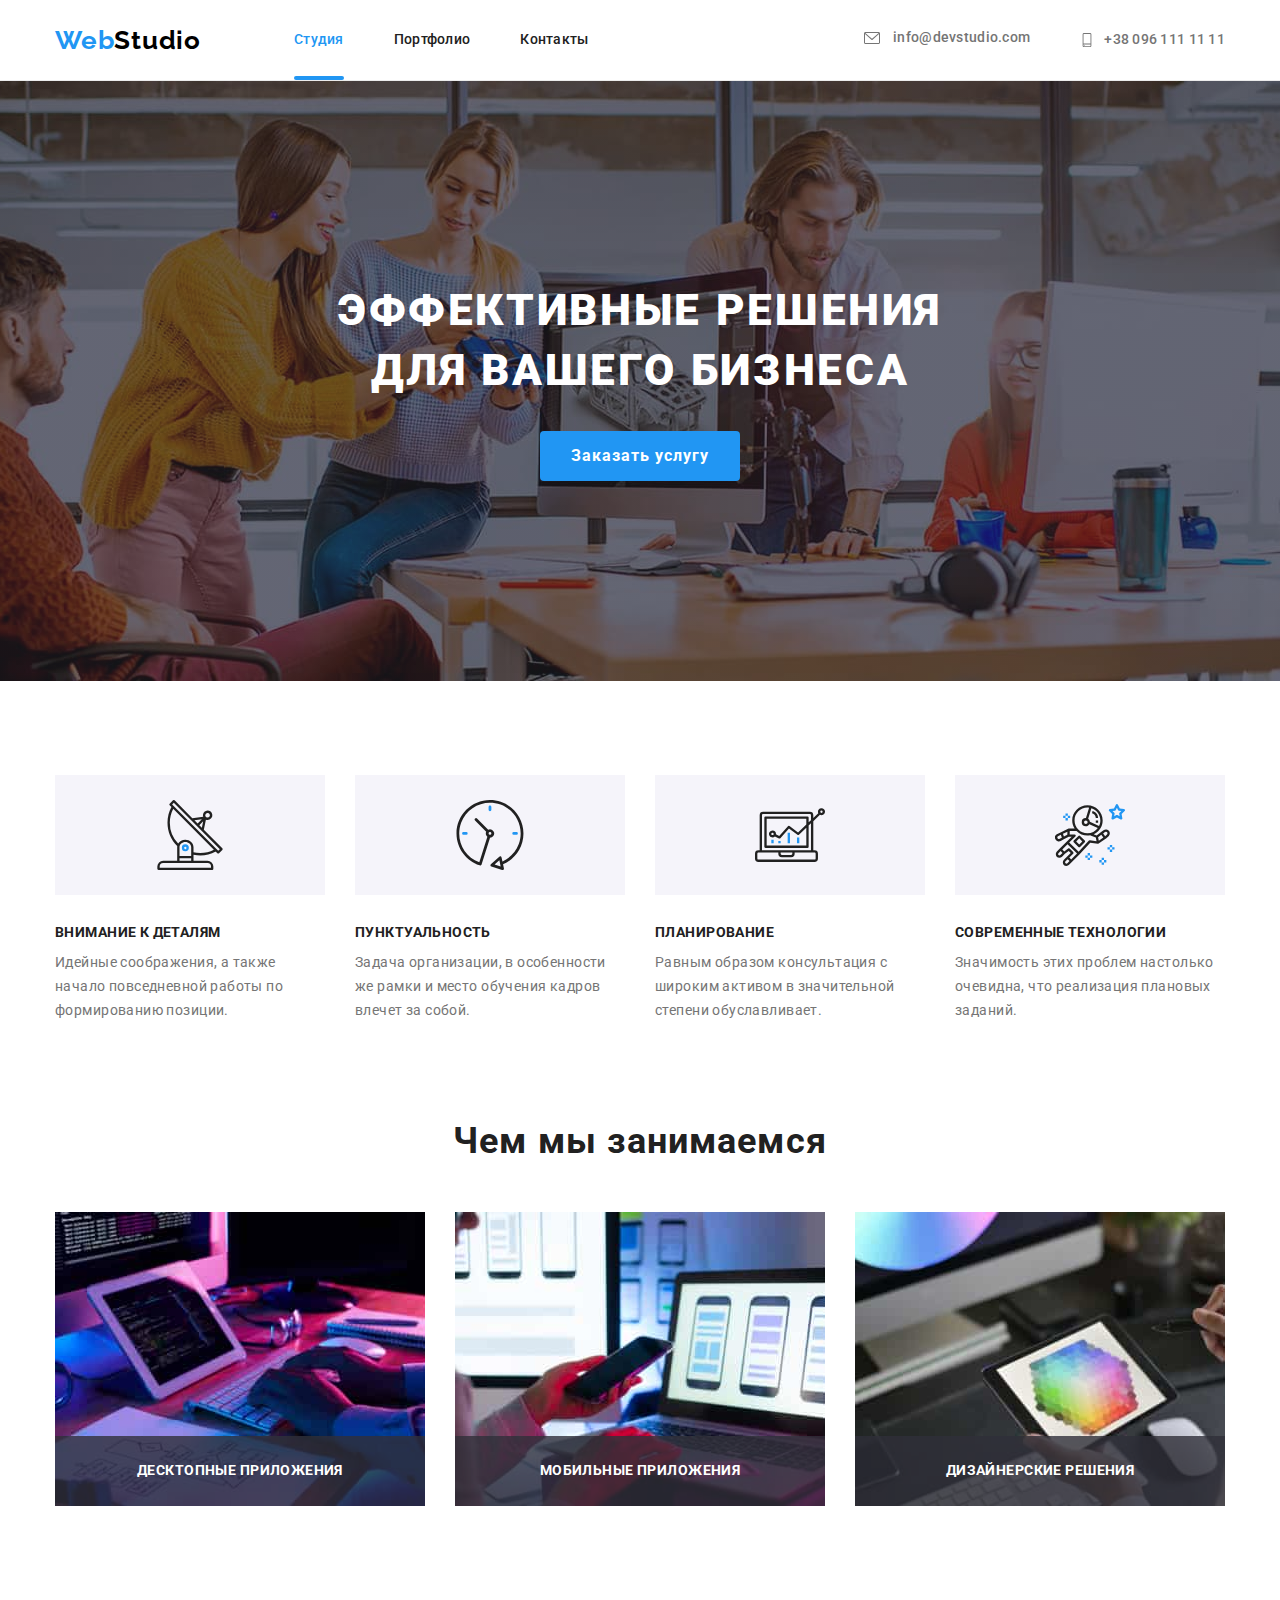
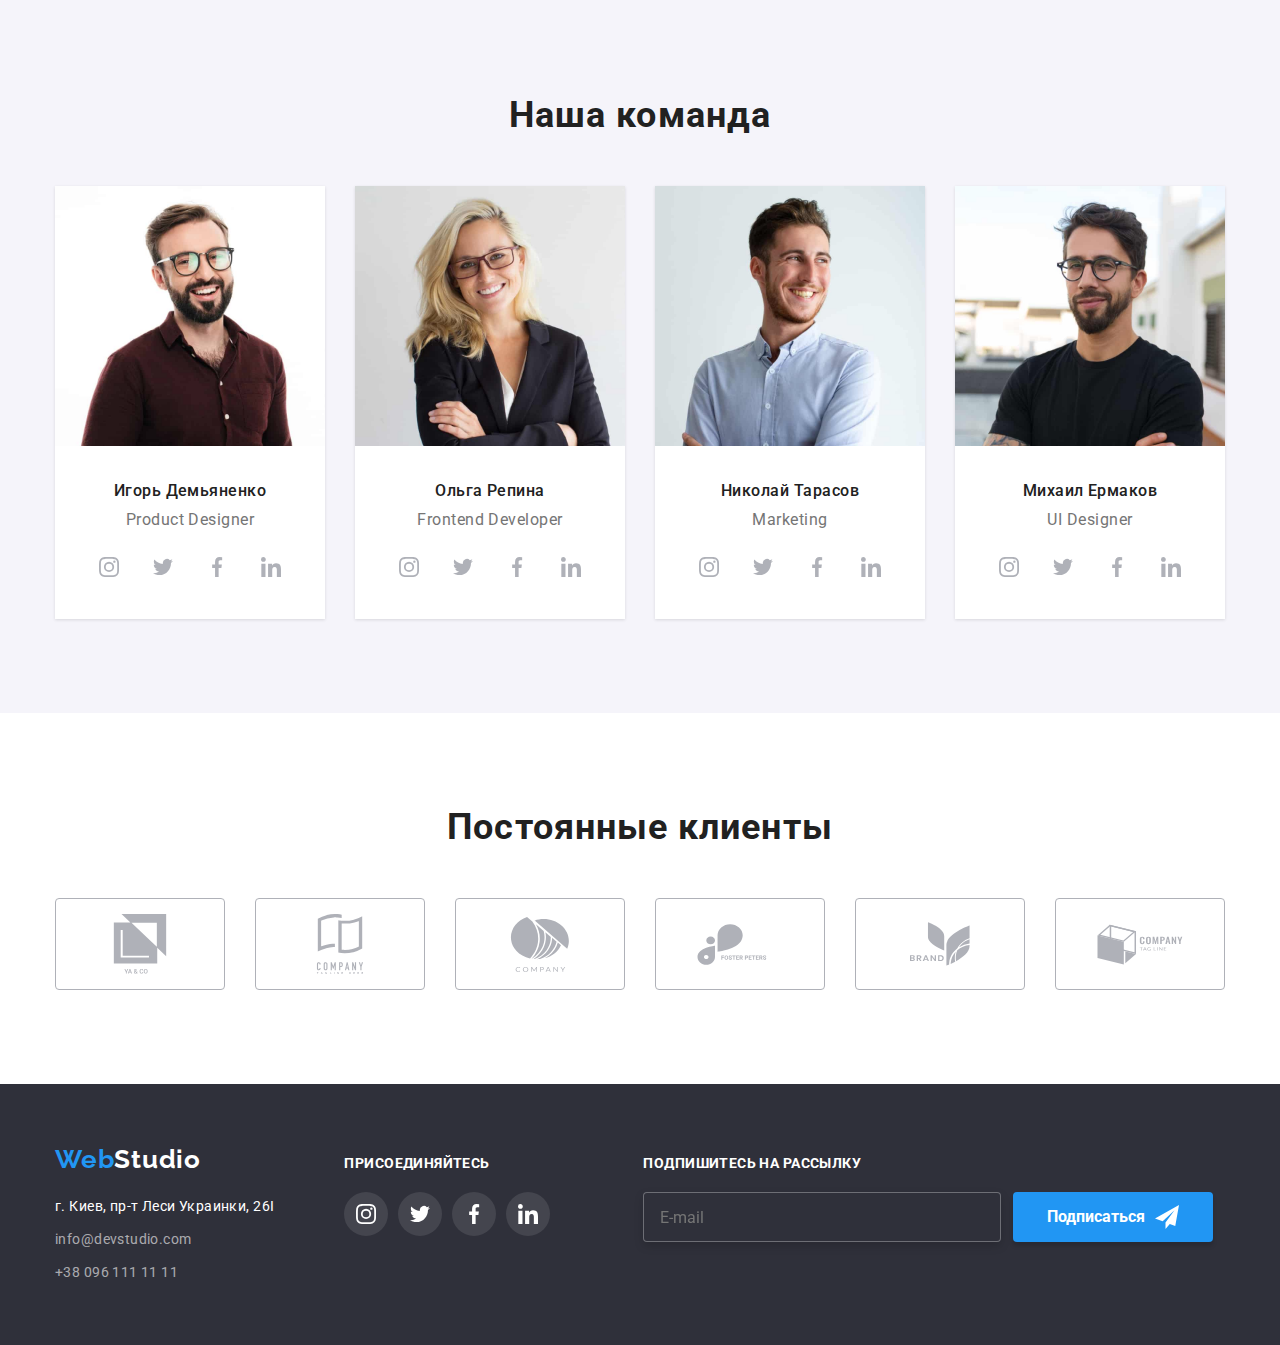
<file: index.html>
<!DOCTYPE html>
<html lang="ru">
<head>
    <meta charset="UTF-8">
    <meta http-equiv="X-UA-Compatible" content="IE=edge">
    <meta name="viewport" content="width=device-width, initial-scale=1.0">
    <title>Студия</title>
    <link rel="preconnect" href="https://fonts.googleapis.com">
    <link rel="preconnect" href="https://fonts.gstatic.com" crossorigin>
    <link href="https://fonts.googleapis.com/css2?family=Raleway:wght@700&family=Roboto:wght@400;500;700;900&display=swap"
    rel="stylesheet">
    <link rel="stylesheet" href="https://cdn.jsdelivr.net/npm/modern-normalize@1.1.0/modern-normalize.min.css">
    <link rel="stylesheet" href="./css/styles.css">
</head>
<body>
    <!-- ШАПКА СТОРІНКИ -->
    <header class="header">
        <div class="container main-nav">
            <a class="header-logo" href="./index.html"><span class="logo-part">Web</span>Studio</a>
            <nav class="header-nav">
            <ul class="menu-list">
                <li class="menu-item"><a href="./index.html" class="menu-link current">Студия</a></li>
                <li class="menu-item"><a href="./portfolio.html" class="menu-link">Портфолио</a></li>
                <li class="menu-item"><a href="" class="menu-link">Контакты</a></li>
            </ul>
            </nav>
            <ul class="contact-list">
                <li class="contact-name">
                    <a class="contact-info" href="mailto:info@devstudio.com">
                        <svg class="contact-icon" width="22" height="16">
                            <use href="./images/sprite.svg#icon-iconmail"></use>
                        </svg>
                        info@devstudio.com
                    </a>
                </li>
                <li class="contact-name">
                    
                    <a class="contact-info" href="tel:+380961111111">
                        <svg class="contact-icon" width="14" height="20">
                            <use href="./images/sprite.svg#icon-iconphone"></use>
                        </svg>
                        +38 096 111 11 11
                    </a>
                </li>
            </ul>
        </div>
    </header>
    <!-- НАПОВНЕННЯ СТОРІНКИ ОСНОВНИМ ТЕКСТОМ-->
    <main>
        <!-- Блок назви і кнопка -->
            <section class="hero">
                <div class="container">
                    <h1 class="hero-title">Эффективные решения для вашего бизнеса</h1>
                    <button type="button" class="button" data-modal-open>Заказать услугу</button>
                </div>
            </section>
        <!-- Блок загальної інформації -->
            <section class="specific">
                <div class="container">
                    <ul class="specific-list">
                        <li class="specific-item">
                            <div class="specific-icon-block">
                                <svg class="specific-icon" width="70", height="70">
                                    <use href="./images/sprite.svg#icon-antenna"></use>
                                </svg>
                            </div>
                                
                            <h3 class="subtitle">Внимание к деталям</h3>
                            <p class="subtitle-list">Идейные соображения, а также начало повседневной работы по формированию позиции.</p>
                        </li>
                    
                        <li class="specific-item">
                            <div class="specific-icon-block">
                                <svg class="specific-icon" width="70", height="70">
                                    <use href="./images/sprite.svg#icon-clock"></use>
                                </svg>
                            </div>
                            
                            <h3 class="subtitle">Пунктуальность</h3>
                            <p class="subtitle-list">Задача организации, в особенности же рамки и место обучения кадров влечет за собой.</p>
                        </li>
                    
                        <li class="specific-item">
                            <div class="specific-icon-block">
                                <svg class="specific-icon" width="70", height="70">
                                    <use href="./images/sprite.svg#icon-diagram"></use>
                                </svg>
                            </div>
                                
                            <h3 class="subtitle">Планирование</h3>
                            <p class="subtitle-list">Равным образом консультация с широким активом в значительной степени обуславливает.</p>
                        </li>
                    
                        <li class="specific-item">
                            <div class="specific-icon-block">
                                <svg class="specific-icon" width="70", height="70">
                                    <use href="./images/sprite.svg#icon-astronaut"></use>
                                </svg>
                            </div>
                            
                            <h3 class="subtitle">Современные технологии</h3>
                            <p class="subtitle-list">Значимость этих проблем настолько очевидна, что реализация плановых заданий.</p>
                        </li>
                    </ul>
                </div>
            </section>
        <!-- Ілюстративні зображення -->
        <section class="images">
            <div class="container">
                <h2 class="section-image">Чем мы занимаемся</h2>
                <ul class="images-list">
                    <li class="images-item">
                        <p class="images-text">Десктопные приложения</p>
                        <img class="images-image" src="./images/boxone.jpg" alt="фото планшета с клавиатурой" width="370">
                    </li>
                
                    <li class="images-item">
                        <p class="images-text">Мобильные приложения</p>
                        <img class="images-image" src="./images/boxtwo.jpg" alt="фото планшета с клавиатурой" width="370">
                    </li>
                
                    <li class="images-item">
                        <p class="images-text">Дизайнерские решения</p>
                        <img class="images-image" src="./images/boxthree.jpg" alt="фото планшета с клавиатурой" width="370">
                    </li>
                </ul>
            </div>
            
        </section>
        <!-- Дані про виконавців -->
        <section class="workers">
            <div class="container">
                <h2 class="workers-title">Наша команда</h2>
                <ul class="workers-list">
                    <li class="workers-item">
                        <img src="./images/workerone.jpg" alt="изображение мужчины" width="270" height="260">
                        <div class="workers-info">
                            <h3 class="workers-name">Игорь Демьяненко</h3>
                            <p class="workers-proff">Product Designer</p>
                            <ul class="social-link">
                                    <li class="social-link-item">
                                        <a href="" class="social-link-phon">
                                            <svg class="social-link-type" width="20" height="20">
                                                <use href="./images/sprite.svg#icon-socinstagram"></use>
                                            </svg>
                                        </a>
                                    </li>

                                    <li class="social-link-item">
                                        <a href="" class="social-link-phon">
                                            <svg class="social-link-type" width="20" height="20">
                                                <use href="./images/sprite.svg#icon-soctwitter"></use>
                                            </svg>
                                        </a>
                                    </li>

                                    <li class="social-link-item">
                                        <a href="" class="social-link-phon">
                                            <svg class="social-link-type" width="20" height="20">
                                                <use href="./images/sprite.svg#icon-socfacebook"></use>
                                            </svg>
                                        </a>
                                    </li>

                                    <li class="social-link-item">
                                        <a href="" class="social-link-phon">
                                            <svg class="social-link-type" width="20" height="20">
                                                <use href="./images/sprite.svg#icon-soclinkedin"></use>
                                            </svg>
                                        </a>
                                    </li>
                            </ul>
                            
                        </div>  
                    </li>

                    <li class="workers-item">
                        <img src="./images/workertwo.jpg" alt="изображение женщины" width="270" height="260">
                        <div class="workers-info">
                            <h3 class="workers-name">Ольга Репина</h3>
                            <p class="workers-proff">Frontend Developer</p>
                            <ul class="social-link">
                                    <li class="social-link-item">
                                        <a href="" class="social-link-phon">
                                            <svg class="social-link-type" width="20" height="20">
                                                <use href="./images/sprite.svg#icon-socinstagram"></use>
                                            </svg>
                                        </a>
                                    </li>
                                    
                                    <li class="social-link-item">
                                        <a href="" class="social-link-phon">
                                            <svg class="social-link-type" width="20" height="20">
                                                <use href="./images/sprite.svg#icon-soctwitter"></use>
                                            </svg>
                                        </a>
                                    </li>
                                    
                                    <li class="social-link-item">
                                        <a href="" class="social-link-phon">
                                            <svg class="social-link-type" width="20" height="20">
                                                <use href="./images/sprite.svg#icon-socfacebook"></use>
                                            </svg>
                                        </a>
                                    </li>
                                    
                                    <li class="social-link-item">
                                        <a href="" class="social-link-phon">
                                            <svg class="social-link-type" width="20" height="20">
                                                <use href="./images/sprite.svg#icon-soclinkedin"></use>
                                            </svg>
                                        </a>
                                    </li>
                            </ul>
                        </div>
                    </li>

                    <li class="workers-item">
                        <img src="./images/workerthree.jpg" alt="изображение мужчины" width="270" height="260">
                        <div class="workers-info">
                            <h3 class="workers-name">Николай Тарасов</h3>
                            <p class="workers-proff">Marketing</p>
                            <ul class="social-link">
                                    <li class="social-link-item">
                                        <a href="" class="social-link-phon">
                                            <svg class="social-link-type" width="20" height="20">
                                                <use href="./images/sprite.svg#icon-socinstagram"></use>
                                            </svg>
                                        </a>
                                    </li>
                                    
                                    <li class="social-link-item">
                                        <a href="" class="social-link-phon">
                                            <svg class="social-link-type" width="20" height="20">
                                                <use href="./images/sprite.svg#icon-soctwitter"></use>
                                            </svg>
                                        </a>
                                    </li>
                                    
                                    <li class="social-link-item">
                                        <a href="" class="social-link-phon">
                                            <svg class="social-link-type" width="20" height="20">
                                                <use href="./images/sprite.svg#icon-socfacebook"></use>
                                            </svg>
                                        </a>
                                    </li>
                                    
                                    <li class="social-link-item">
                                        <a href="" class="social-link-phon">
                                            <svg class="social-link-type" width="20" height="20">
                                                <use href="./images/sprite.svg#icon-soclinkedin"></use>
                                            </svg>
                                        </a>
                                    </li>
                            </ul>
                        </div>
                    </li>

                    <li class="workers-item">
                        <img src="./images/workerfour.jpg" alt="изображение мужчины" width="270" height="260">
                        <div class="workers-info">
                            <h3 class="workers-name">Михаил Ермаков</h3>
                            <p class="workers-proff">UI Designer</p>
                            <ul class="social-link">
                                    <li class="social-link-item">
                                        <a href="" class="social-link-phon">
                                            <svg class="social-link-type" width="20" height="20">
                                                <use href="./images/sprite.svg#icon-socinstagram"></use>
                                            </svg>
                                        </a>
                                    </li>
                                    
                                    <li class="social-link-item">
                                        <a href="" class="social-link-phon">
                                            <svg class="social-link-type" width="20" height="20">
                                                <use href="./images/sprite.svg#icon-soctwitter"></use>
                                            </svg>
                                        </a>
                                    </li>
                                    
                                    <li class="social-link-item">
                                        <a href="" class="social-link-phon">
                                            <svg class="social-link-type" width="20" height="20">
                                                <use href="./images/sprite.svg#icon-socfacebook"></use>
                                            </svg>
                                        </a>
                                    </li>
                                    
                                    <li class="social-link-item">
                                        <a href="" class="social-link-phon">
                                            <svg class="social-link-type" width="20" height="20">
                                                <use href="./images/sprite.svg#icon-soclinkedin"></use>
                                            </svg>
                                        </a>
                                    </li>
                            </ul>
                        </div>
                    </li>
                </ul>
            </div>
        </section>
        <!--Постійні клієнти-->
        <section class="client-section">
            <div class="container">
                <h2 class="client-title">Постоянные клиенты</h2>
                <ul class="client">
                    <li class="client-item">
                        <a href="" class="client-link">
                            <svg class="client-logo" width="106" height="60">
                                <use href="./images/sprite.svg#icon-clientone"></use> 
                            </svg>
                        </a>
                    </li>
                
                    <li class="client-item">
                        <a href="" class="client-link">
                            <svg class="client-logo" width="106" height="60">
                                <use href="./images/sprite.svg#icon-clienttwo"></use>  
                            </svg>
                        </a>
                    </li>
                
                    <li class="client-item">
                        <a href="" class="client-link">
                            <svg class="client-logo" width="106" height="60">
                                <use href="./images/sprite.svg#icon-clientthree"></use>  
                            </svg>
                        </a>
                    </li>
                
                    <li class="client-item">
                        <a href="" class="client-link">
                            <svg class="client-logo" width="140" height="85">
                                <use href="./images/sprite.svg#icon-clientfour"></use>  
                            </svg>
                        </a>
                    </li>
                
                    <li class="client-item">
                        <a href="" class="client-link">
                            <svg class="client-logo" width="106" height="60">
                                <use href="./images/sprite.svg#icon-clientfive"></use>  
                            </svg>
                        </a>
                    </li>
                
                    <li class="client-item">
                        <a href="" class="client-link">
                            <svg class="client-logo" width="140" height="85">
                                <use href="./images/sprite.svg#icon-clientsix"></use>  
                            </svg>
                        </a>
                    </li>
                </ul>
            </div>
        </section>
    </main>
        <!-- ПІДВАЛ СТОРІНКИ -->
    <footer class="footer">
        <div class="container footer-position">
            <div>
                <a href="" class="down-logo"><span class="logo-part">Web</span>Studio</a>
                <address class="footer-address">
                    <ul class="footer-address-list">
                        <li class="footer-address-item"><a href="" class="place" target="_blank" rel="noopener noreferrer">г. Киев, пр-т
                                Леси Украинки, 26І</a></li>
                        <li class="footer-address-item"><a href="mailto:info@devstudio.com" class="contact-item">info@devstudio.com</a>
                        </li>
                        <li class="footer-address-item"><a href="tel:+380961111111" class="contact-item">+38 096 111 11 11</a></li>
                    </ul>
                </address>
            </div>
            
            <div class="subscription">
                <p class="subscription-title">ПРИСОЕДИНЯЙТЕСЬ</p>
                <ul class="subscription-socies">
                    <li class="subscription-item">
                        <a class="subscription-link" href="">
                            <svg class="subscription-logo" width="20" height="20">
                                <use href="./images/sprite.svg#icon-socinstagram"></use>
                            </svg>
                        </a>
                    </li>
                
                    <li class="subscription-item">
                        <a class="subscription-link" href="">
                            <svg class="subscription-logo" width="20" height="20">
                                <use href="./images/sprite.svg#icon-soctwitter"></use>
                            </svg>
                        </a>
                    </li>
                
                    <li class="subscription-item">
                        <a class="subscription-link" href="">
                            <svg class="subscription-logo" width="20" height="20">
                                <use href="./images/sprite.svg#icon-socfacebook"></use>
                            </svg>
                        </a>
                    </li>
                
                    <li class="subscription-item">
                        <a class="subscription-link" href="">
                            <svg class="subscription-logo" width="20" height="20">
                                <use href="./images/sprite.svg#icon-soclinkedin"></use>
                            </svg>
                        </a>
                    </li>
                </ul>
            </div>

            <div class="subscribe">
                <h3 class="subscribe-title">Подпишитесь на рассылку</h3>
                <form class="subscribe-form" action="">
                    <label class="subscribe-label"></label>
                    <div class="subscribe-block">
                        <input class="subscribe-input" type="text" name="subscribe" placeholder="E-mail" />
                        <button class="subscribe-telegram" type="button">
                            Подписаться
                            <svg class="telegram-icon" width="24" height="24">
                                <use href="./images/sprite.svg#icon-footertelegram"></use>
                            </svg>
                        </button>
                </form>
            </div>
        </div>
    </footer>
        <!-- Модальне вікно -->
<div class="backdrop is-hidden" data-modal>
    <div class="modal">
        <!-- Закриття модального вікна -->
    <button type="button" class="modal-close" data-modal-close>
        <svg class="modal-close-button" width="11" height="11">
            <use href="./images/sprite.svg#icon-closelogo"></use>
        </svg>
    </button>
        <!-- Зміст модального вікна -->
    <form class="modal-form">
        <b class="form-title">Оставьте свои данные, мы вам перезвоним</b>
        <label class="form-group">
            <span class="form-lable">Имя</span>
            <input class="form-input" type="text" name="name"/>
            <svg class="modal-form-icon" width="12" height="12">
                <use href="./images/sprite.svg#icon-modaliconfirst"></use>
            </svg>
        </label>
    
        <label class="form-group">
            <span class="form-lable">Телефон</span>
            <input class="form-input" type="tel" name="tel"/>
            <svg class="modal-form-icon" width="13" height="13">
                <use href="./images/sprite.svg#icon-modaliconthird"></use>
            </svg>
        </label>
        
        <label class="form-group">
            <span class="form-lable">Почта</span>
            <input class="form-input" type="email" name="email"/>
            <svg class="modal-form-icon" width="15" height="12">
                <use href="./images/sprite.svg#icon-modaliconsecond"></use>
            </svg>
        </label>

        <div class="form-group">
            <label class="form-lable" for="">Комментарий</label>
            <textarea class="form-comment" name="comment" placeholder="Введите текст"></textarea>
        </div>

        <label class="form-group">
            <div class="subscribe-block">
                <input class="checkbox" type="checkbox" name="policy" value=" " />
                <span class="checkbox-icon">
                    <svg class="modal-policy-check" width="16" height="15">
                        <use href="./images/sprite.svg#icon-policycheck"></use>
                    </svg>
                </span>
                <p class="policy-label">Соглашаюсь с рассылкой и принимаю <a class="policy-link" href="#">Условия договора</a></p>
            </div>
        </label>
        
        <button class="form-button" type="submit">Отправить</button>
    </form>
    </div>
</div>
        <!-- Скріпт на модальне вікно -->
<script src="./js/modal.js"></script>
</body>
</html>
</file>
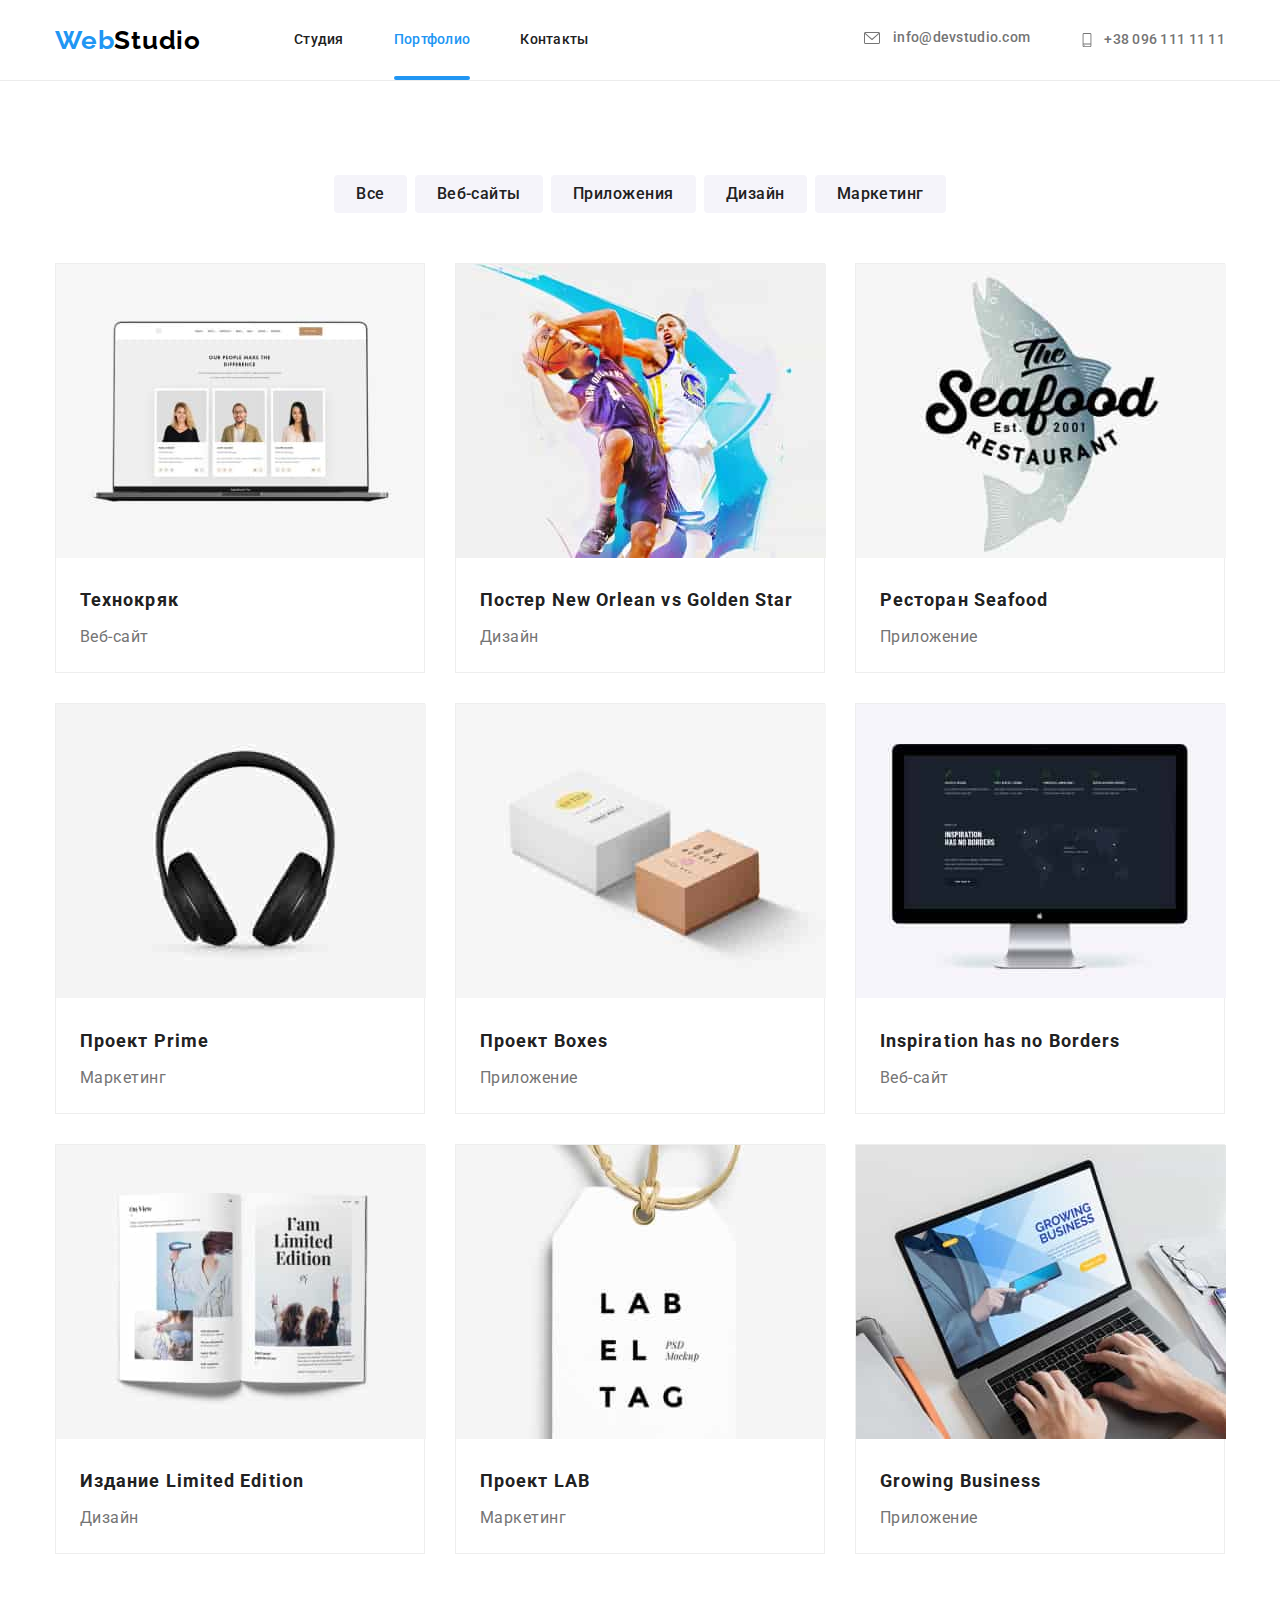
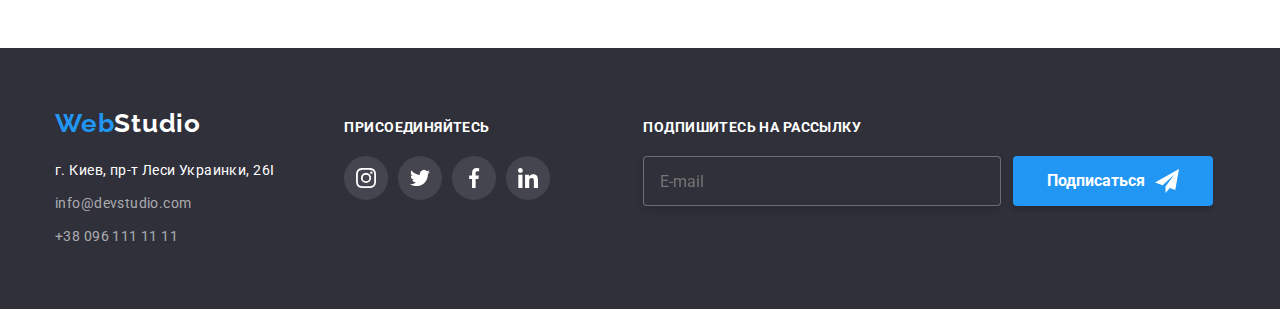
<file: portfolio.html>
<!DOCTYPE html>
<html lang="ru">
<head>
    <meta charset="UTF-8">
    <meta http-equiv="X-UA-Compatible" content="IE=edge">
    <meta name="viewport" content="width=device-width, initial-scale=1.0">
    <title>Портфолио</title>
    <link rel="preconnect" href="https://fonts.googleapis.com">
    <link rel="preconnect" href="https://fonts.gstatic.com" crossorigin>
    <link href="https://fonts.googleapis.com/css2?family=Raleway:wght@700&family=Roboto:wght@400;500;700;900&display=swap"
        rel="stylesheet">
    <link rel="stylesheet" href="https://cdn.jsdelivr.net/npm/modern-normalize@1.1.0/modern-normalize.min.css">
    <link rel="stylesheet" href="./css/styles.css">
</head>
<body>
    <!-- ШАПКА СТОРІНКИ -->
    <header class="header">
        <div class="container main-nav">
            <a class="header-logo" href="./index.html"><span class="logo-part">Web</span>Studio</a>
            <nav class="header-nav">
                <ul class="menu-list">
                    <li class="menu-item"><a href="./index.html" class="menu-link">Студия</a></li>
                    <li class="menu-item"><a href="./portfolio.html" class="menu-link current">Портфолио</a></li>
                    <li class="menu-item"><a href="" class="menu-link">Контакты</a></li>
                </ul>
            </nav>
            <ul class="contact-list">
                <li class="contact-name">
                    <a class="contact-info" href="mailto:info@devstudio.com">
                        <svg class="contact-icon" width="22" height="16">
                            <use href="./images/sprite.svg#icon-iconmail"></use>
                        </svg>
                        info@devstudio.com
                    </a>
                </li>
                <li class="contact-name">

                    <a class="contact-info" href="tel:+380961111111">
                        <svg class="contact-icon" width="14" height="20">
                            <use href="./images/sprite.svg#icon-iconphone"></use>
                        </svg>
                        +38 096 111 11 11
                    </a>
                </li>
            </ul>
        </div>
    </header>

    <main>
        <section class="section-portfolio">
        <div class="container">
            <!--ПРИКЛАДИ РОБІТ-->
            <!--ФІЛЬТР-->
            <ul class="filter-list">
                <li class="filter-item"><button type="button" class="filter-btn">Все</button></li>
                <li class="filter-item"><button type="button" class="filter-btn">Веб-сайты</button></li>
                <li class="filter-item"><button type="button" class="filter-btn">Приложения</button></li>
                <li class="filter-item"><button type="button" class="filter-btn">Дизайн</button></li>
                <li class="filter-item"><button type="button" class="filter-btn">Маркетинг</button></li>
            </ul>
            <!--ІЛЮСТРАЦІЇ-->
            <ul class="poster-list">
                <li class="poster-item">
                    <a href="">
                        <div class="poster-animation">
                            <p class="poster-description">Ресурс предлагает комплексные предложения с разным уровнем функционала и сервисов. Все это
                                позволит посетителю
                                получить
                                исчерпывающие сведения о компании или частном лице.</p>
                            <img src="./images/exampleone.jpg" alt="ноутбук из изображением" width="370" height="294">
                        </div>

                        <div class="poster-info">
                            <h2 class="poster-name">Технокряк</h2>
                            <p class="poster-category">Веб-сайт</p>
                        </div>
                    </a>
                </li>
            
                <li class="poster-item">
                    <a href="">
                        <img src="./images/exampletwo.jpg" alt="баскетбол" width="370" height="294">
                        <div class="poster-info">
                            <h2 class="poster-name">Постер New Orlean vs Golden Star</h2>
                            <p class="poster-category">Дизайн</p>
                        </div>
                    </a>
                </li>
            
                <li class="poster-item">
                    <a href="">
                        <img src="./images/examplethree.jpg" alt="постер с рыбой" width="370" height="294">
                        <div class="poster-info">
                            <h2 class="poster-name">Ресторан Seafood</h2>
                            <p class="poster-category">Приложение</p>
                        </div>
                    </a>
                </li>
            
                <li class="poster-item">
                    <a href="">
                        <img src="./images/examplefour.jpg" alt="изображение наушников" width="370" height="294">
                        <div class="poster-info">
                            <h2 class="poster-name">Проект Prime</h2>
                            <p class="poster-category">Маркетинг</p>
                        </div>
                    </a>
                </li>
            
                <li class="poster-item">
                    <a href="">
                        <img src="./images/examplefive.jpg" alt="ноутбук из изображением" width="370" height="294">
                        <div class="poster-info">
                            <h2 class="poster-name">Проект Boxes</h2>
                            <p class="poster-category">Приложение</p>
                        </div>    
                    </a>
                </li>
            
                <li class="poster-item">
                    <a href="">
                        <img src="./images/examplesix.jpg" alt="ноутбук из изображением" width="370" height="294">
                        <div class="poster-info">
                            <h2 class="poster-name">Inspiration has no Borders</h2>
                            <p class="poster-category">Веб-сайт</p>
                        </div>
                    </a>
                </li>
            
                <li class="poster-item">
                    <a href="">
                        <img src="./images/exampleseven.jpg" alt="Страница книги" width="370" height="294">
                        <div class="poster-info">
                            <h2 class="poster-name">Издание Limited Edition</h2>
                            <p class="poster-category">Дизайн</p>
                        </div>
                    </a>
                </li>
            
                <li class="poster-item">
                    <a href="">
                        <img src="./images/exampleeight.jpg" alt="Брелок" width="370" height="294">
                        <div class="poster-info">
                            <h2 class="poster-name">Проект LAB</h2>
                            <p class="poster-category">Маркетинг</p>
                        </div>
                    </a>
                </li>
            
                <li class="poster-item">
                    <a href="">
                        <img src="./images/examplenine.jpg" alt="ноутбук із зображенням" width="370" height="294">
                        <div class="poster-info">
                            <h2 class="poster-name">Growing Business</h2>
                            <p class="poster-category">Приложение</p>
                        </div>
                    </a>
                </li>
            
            </ul>
        </div>
        </section>
    </main>

    <!-- ПІДВАЛ СТОРІНКИ -->
    <footer class="footer">
        <div class="container footer-position">
            <div>
                <a href="" class="down-logo"><span class="logo-part">Web</span>Studio</a>
                <address class="footer-address">
                    <ul class="footer-address-list">
                        <li class="footer-address-item"><a href="" class="place" target="_blank"
                                rel="noopener noreferrer">г. Киев, пр-т
                                Леси Украинки, 26І</a></li>
                        <li class="footer-address-item"><a href="mailto:info@devstudio.com"
                                class="contact-item">info@devstudio.com</a>
                        </li>
                        <li class="footer-address-item"><a href="tel:+380961111111" class="contact-item">+38 096 111 11
                                11</a></li>
                    </ul>
                </address>
            </div>
    
            <div class="subscription">
                <p class="subscription-title">ПРИСОЕДИНЯЙТЕСЬ</p>
                <ul class="subscription-socies">
                    <li class="subscription-item">
                        <a class="subscription-link" href="">
                            <svg class="subscription-logo" width="20" height="20">
                                <use href="./images/sprite.svg#icon-socinstagram"></use>
                            </svg>
                        </a>
                    </li>
    
                    <li class="subscription-item">
                        <a class="subscription-link" href="">
                            <svg class="subscription-logo" width="20" height="20">
                                <use href="./images/sprite.svg#icon-soctwitter"></use>
                            </svg>
                        </a>
                    </li>
    
                    <li class="subscription-item">
                        <a class="subscription-link" href="">
                            <svg class="subscription-logo" width="20" height="20">
                                <use href="./images/sprite.svg#icon-socfacebook"></use>
                            </svg>
                        </a>
                    </li>
    
                    <li class="subscription-item">
                        <a class="subscription-link" href="">
                            <svg class="subscription-logo" width="20" height="20">
                                <use href="./images/sprite.svg#icon-soclinkedin"></use>
                            </svg>
                        </a>
                    </li>
                </ul>
            </div>
            
            <div class="subscribe">
                <h3 class="subscribe-title">Подпишитесь на рассылку</h3>
                <form class="subscribe-form" action="">
                    <label class="subscribe-label"></label>
                    <div class="subscribe-block">
                        <input class="subscribe-input" type="text" name="subscribe" placeholder="E-mail" />
                        <button class="subscribe-telegram" type="button">
                            Подписаться
                            <svg class="telegram-icon" width="24" height="24">
                                <use href="./images/sprite.svg#icon-footertelegram"></use>
                            </svg>
                        </button>
                </form>
            </div>
        </div>
    </footer>
</body>

</html>
</file>
<file: css/styles.css>
:root {
    --primary-text-color: #757575;
    --title-text-color: #212121;
    --accent-color: #2196F3;
    --logo-part-color: #2196F3;
    --const-transition-duration: 250ms;
    --const-transition-timing-function: cubic-bezier(0.4, 0, 0.2, 1);
}

body {
    color: var(--primary-text-color);
    background-color: #FFFFFF;
    font-family: 'Roboto',sans-serif;

}

/* Дефолтні налаштування */
p, h1, h2, h3 {
    padding: 0;
    margin: 0;
}

ul {
    margin: 0;
    padding: 0;
}

ul {
    list-style: none;
}

a {
text-decoration: none;
}

.container {
    width: 1200px;
    margin: 0 auto;
    padding: 0 15px;
}

/* Стилізація шапки сторінки */

.header {
    background-color: #FFFFFF;
    border-bottom: 1px solid #ECECEC;;
}

.header-logo {
    color: #000000;
}

.main-nav {
    display: flex;
    align-items: center;
}

.header-logo,
.down-logo {
    font-family: 'Raleway';
    font-style: normal;
    font-weight: 700;
    font-size: 26px;
    line-height: 1.19;
    letter-spacing: 0.03em;
}

.logo-part {
    color: var(--logo-part-color);
}

.menu-list {
display: flex;
margin-left: 93px;
}

.menu-item:not(:last-child) {
    margin-right: 50px;
}

.menu-link {
    display: block;
    position: relative;
    padding-top: 32px;
    padding-bottom: 32px;
    color: var(--title-text-color);
    transition: color var(--const-transition-duration) var(--const-transition-timing-function);
}

.menu-link:hover,
.menu-link:focus {
    color: var(--accent-color);
}

.current {
    color: var(--accent-color);
}

.current::after {
    content: "";
    position: absolute;
    display: block;
    left: 0;
    bottom: 0;
    
    width: 100%;
    height: 4px;
    border-radius: 2px;
    
    background-color: var(--accent-color);
}

.contact-list {
    display: flex;
    margin-left: auto;
}

.contact-name+.contact-name {
    margin-left: 50px;
}

.contact-info {
    display: flex;
    align-items: center;
    color: var(--primary-text-color);
}

.contact-icon {
    margin-right: 10px;
    fill: currentColor;
    cursor: pointer;
}

.menu-link, 
.contact-info {
    font-style: normal;
    font-weight: 500;
    font-size: 14px;
    line-height: 1.14;
    letter-spacing: 0.02em;
    transition: color var(--const-transition-duration) var(--const-transition-timing-function);
}

.contact-info:hover,
.contact-info:focus{
    color: var(--accent-color);
}

/* СТУДИЯ СТИЛІЗАЦІЯ ОСНОВНОГО КОНТЕНТУ */

/* Блок назви і кнопка */

.hero {
    padding-top: 200px;
    padding-bottom: 200px;
    margin-left: auto;
    margin-right: auto;

    max-width: 1600px;
    height: 600px;

    background-color: #2F303A;

    background-image: 
    linear-gradient(to top,
    rgba(47, 48, 58, 0.4),
    rgba(47, 48, 58, 0.4)),
    url(../images/aherophoto.jpg);

    background-repeat: no-repeat;
    background-position: center;
}

.hero-title {
    max-width: 696px;
    margin: 0 auto 30px;

    color: #ffffff;
    font-weight: 900;
    font-size: 44px;
    line-height: 1.36;
    text-align: center;
    letter-spacing: 0.06em;
    text-transform: uppercase;
}

.button {
    margin: 0 auto;
    display: block;
    text-align: center;

    width: 200px;
    height: 50px;

    font-weight: 700;
    font-size: 16px;
    line-height: 30px;

    color:#ffffff;
    background-color: var(--accent-color);  
    font-weight: 700;
    font-size: 16px;
    line-height: 1.88;
    letter-spacing: 0.06em;
    border-radius: 4px;
    cursor: pointer;
    border: none;
}

/* Блок загальної інформації */

.specific {
    margin: 0 auto;
    padding-top: 94px;
    padding-bottom: 94px;
}

.specific-list {
    display: flex;
}

.specific-item + .specific-item {
    margin-left: 30px;   
}

.specific-icon-block {
    border: none;
    display: block;
    width: 270px;
    height: 120px;
    background-color: #F5F4FA;
    margin-bottom: 30px;
}

.specific-icon {
    margin: 25px 100px;
}

.subtitle {
    margin-bottom: 10px;

    color: var(--title-text-color);
    font-weight: 700;
    font-size: 14px;
    line-height: 1.14;
    letter-spacing: 0.03em;
    text-transform: uppercase;
}

.subtitle-list {
    width: 270px;
    height: 75px;

    font-weight: 400;
    font-size: 14px;
    line-height: 1.71;
    letter-spacing: 0.03em;
}

/* Зображення */

.images {
    margin: 0 auto;
    padding-bottom: 94px;
}

.section-image {
    margin-bottom: 50px;
}

.images-list {
    display: flex;
    margin: 0 auto;
}

.images-item + .images-item {
    margin-left: 30px;
}

.images-item {
    position: relative;
    display: inline-block;
    width: 370px;
    height: 294px;
}

.images-text {
    position: absolute;
    display: flex;
    bottom: 0;
    align-items: center;
    justify-content: center;
    
    width: 370px;
    height: 70px;

    font-weight: 700;
    font-size: 14px;
    line-height: 1.14;
    letter-spacing: 0.03em;
    text-transform: uppercase;
    text-align: center;
    
    color: #FFFFFF;
    background-color: rgba(47, 48, 58, 0.8);
}

/* Дані про виконавців */

.workers {
    padding-top: 94px;
    padding-bottom: 94px;
    background-color: #F5F4FA;
    margin: 0 auto;
}

.workers-list {
    display: flex;
}

.workers-title {
    margin: 0 auto 50px;
}

.section-image,
.workers-title {
    color: var(--title-text-color);
    font-weight: 700;
    font-size: 36px;
    line-height: 1.17;
    text-align: center;
    letter-spacing: 0.03em;
}

.workers-item + .workers-item {
    margin-left: 30px;
}

.workers-item {
    background: #ffffff;
    box-shadow: 0px 2px 1px 0px #00000033;
    box-shadow: 0px 1px 1px 0px #00000024;
    box-shadow: 0px 1px 3px 0px #0000001F;
}

.workers-info {
    padding-top: 30px;
    padding-bottom: 30px;
}

.workers-name {
    margin: 0 auto;
    padding-bottom: 10px;

    color: var(--title-text-color);
    font-weight: 500;
}

.workers-proff {
    margin: 0 auto;
}

.workers-name,
.workers-proff {
    font-size: 16px;
    line-height: 1.19;
    text-align: center;
    letter-spacing: 0.03em;
}

.social-link {
    padding-top: 16px;
    display: flex;
    justify-content: center;
}

.social-link-item + .social-link-item {
    margin-left: 10px;
}

.social-link-item {
    width: 44px;
    height: 44px;
    box-sizing: border-box;
    border-radius: 50%;
}

.social-link-phon {
    display: flex;
    width: 44px;
    height: 44px;
    border-radius: 50%;
    align-items: center;
    justify-content: center;
    color: #afb1b8;
    transition: color var(--const-transition-duration) var(--const-transition-timing-function),
    background-color var(--const-transition-duration) var(--const-transition-timing-function);
}

.social-link-type {
    fill: currentColor;
}

.social-link-phon:hover,
.social-link-phon:focus{
    color: #FFFFFF;
    background-color: var(--accent-color);
}

/* ПОСТІЙНІ КЛІЄНТИ */

.client-section {
    padding-top: 94px;
    padding-bottom: 94px;
}

.client-title {
    margin-bottom: 50px;

    font-weight: 700;
    font-size: 36px;
    line-height: 1.16;
    text-align: center;
    letter-spacing: 0.03em;
    
    color: var(--title-text-color);
}
.client {
    display: flex;
}

.client-item + .client-item {
    margin-left: 30px;
}

.client-item {
    display: flex;
    align-items: center;
    justify-content: center;
    width: 170px;
    height: 92px;
    cursor: pointer;
    transition: border var(--const-transition-duration) var(--const-transition-timing-function),
    color var(--const-transition-duration) var(--const-transition-timing-function);
}

.client-link:hover,
.client-link:focus {
    border: 1px solid var(--accent-color);
    color: var(--accent-color);
}

.client-link {
    display: flex;
    align-items: center;
    justify-content: center;

    width: 170px;
    height: 92px;
    border-radius: 4px;
    color: #AFB1B8;
    border: 1px solid #AFB1B8;
}

.client-logo {
    fill: currentColor;
}

/* ПІДВАЛ */
    /* Контактні дані */
address {
    font-style: normal;
}

.footer {
    padding-top: 60px;
    padding-bottom: 60px;

    background-color: #2F303A;
}

.footer-position {
    display: flex;
    align-items: baseline;
}

.down-logo {
    color: #FFFFFF;
}

.footer-address {
    margin-top: 20px;
}

.footer-address-item + .footer-address-item {
    margin-top: 9px;
}

.place {
    color: #FFFFFF;
    font-size: 14px;
    line-height: 1.71;
    letter-spacing: 0.03em;
}

.contact-item {
    color: rgba(255, 255, 255, 0.6);
    font-size: 14px;
    line-height: 1.71;
    letter-spacing: 0.03em;
}
    /* Підписки на соцмережі */
.subscription {
    margin-left: 70px;
}

.subscription-title{
    font-weight: 700;
    font-size: 14px;
    line-height: 1.14;
    letter-spacing: 0.03em;
    text-transform: uppercase;
    color: #FFFFFF;
}

.subscription-socies {
    display: flex;
    margin-top: 20px;
}

.subscription-item + .subscription-item {
    margin-left: 10px;
}

.subscription-item {
    width: 44px;
    height: 44px;
    border-radius: 50%;
    background-color:#FFFFFF1A;
}

.subscription-link {
    display: flex;
    align-items: center;
    justify-content: center;
    width: 44px;
    height: 44px;
    border-radius: 50%;
    transition: background-color var(--const-transition-duration) var(--const-transition-timing-function);
}

.subscription-logo {
    fill: #FFFFFF;
}

.subscription-link:hover,
.subscription-link:focus {
    background-color: var(--accent-color);
}
    /* Підписка на телеграм */

.subscribe {
    margin-left: 93px;
}

.subscribe-title {
    font-weight: 700;
    font-size: 14px;
    line-height: 1.14;
    letter-spacing: 0.03em;
    text-transform: uppercase;
    color: #FFFFFF;
    margin-bottom: 20px;
    }

.subscribe-block {
    display: flex;
    align-items: center;
    justify-content: center;
}

.subscribe-input {
    padding: 15px 16px;
    margin-right: 12px;

    width: 358px;
    height: 50px;

    color: #FFFFFF;
    background-color: #2F303A;
    border: 1px solid rgba(255, 255, 255, 0.3);
    filter: drop-shadow(0px 4px 4px rgba(0, 0, 0, 0.15));
    border-radius: 4px;
}

.subscribe-telegram {
    display: flex;
    align-items: center;
    justify-content: center;
    
    width: 200px;
    height: 50px;

    font-weight: 700;
    font-size: 16px;
    line-height: 1.88;

    color: #FFFFFF;
    background-color: #2196F3;
    box-shadow: 0px 4px 4px rgba(0, 0, 0, 0.15);
    border-radius: 4px;
    border: none;
    cursor: pointer;
}

.telegram-icon {
    margin-left: 10px;
}

/* Модальне вікно */

    /* Налаштування основи модального вікна */
.backdrop {
    position: fixed;
    top: 0;
    left: 0;
    width: 100%;
    height: 100%;
    background-color: rgba(0, 0, 0, 0.2);
    transition: var(--const-transition-duration) var(--const-transition-timing-function);
}

.is-hidden {
    visibility: hidden;
    pointer-events: none;
    opacity: 0;
}

.modal {
    display: inline-block;
    position: absolute;
    top: 50%;
    left: 50%;
    transform: translate(-50%, -50%);

    width: 528px;
    height: 581px;

    background-color: rgba(255, 255, 255, 1);
}

.modal-close {
    display: flex;
    margin-left: auto;
    justify-content: center;
    align-items: center;
    margin-right: 8px;
    margin-top: 8px;
    width: 30px;
    height: 30px;
    background-color: #FFFFFF;
    border-radius: 50%;
    border: 1px solid rgba(0, 0, 0, 0.1);
    cursor: pointer;
}

.modal-close-button {
    width: 11px;
    height: 11px;
    fill: rgb(0, 0, 0);
    
    transition: fill var(--const-transition-duration) var(--const-transition-timing-function);
}

.modal-close-button:hover {
   fill: #2196F3;
}
    /* Зміст модального вікна */
    
.form-group input {
    margin: 0;
    padding: 14px 42px;
    padding-right: 15px;
}
.form-title {
    display: block;
    margin-bottom: 12px;
    text-align: center;
    
    font-weight: 700;
    font-size: 20px;
    line-height: 1.15;
    
    letter-spacing: 0.03em;
    
    color: #212121;
}

.form-group {
    position: relative;
    display: flex;
    flex-direction: column;
    margin-bottom: 10px;
    width: 100%;
    padding-left: 40px;
    padding-right: 40px;
}

.form-lable {
    margin-bottom: 4px;

    max-height: 14px;
    font-size: 12px;
    line-height: 1.16;    
    letter-spacing: 0.01em;
    
    color: #757575;
}

.form-input {
    max-width: 448px;
    max-height: 40px;
    border: 1px solid rgba(33, 33, 33, 0.2);
    border-radius: 4px;

    transition: var(--const-transition-duration) var(--const-transition-timing-function);
}

.modal-form-icon {
    position: absolute;
    top: 33px;
    left: 55px;

    transition: fill var(--const-transition-duration) var(--const-transition-timing-function);

}

.form-input:focus,
.form-comment:focus {
    outline: 1px solid #2196F3;
}

.form-input:focus + .modal-form-icon {
    fill: #2196F3;
}

.form-comment {
    padding: 12px 16px;
    margin-bottom: 20px;
    
    width: 448px;
    height: 120px;
    border: 1px solid rgba(33, 33, 33, 0.2);
    border-radius: 4px;
    resize: none;
}

.subscribe-block {
    display: flex;
    align-items: center;
    justify-content: left;
    margin: 0;
}

.checkbox {
    -webkit-appearance: none;
    -moz-appearance: none;
    appearance: none;
    position: absolute;
}

.policy-text {
    display: flex;
    align-items: center;
}

.checkbox-icon {
    display: flex;
    justify-content: center;
    align-items: center;
    width: 16px;
    height: 15px;
    border: 2px solid black;

    transition: background-color var(--const-transition-duration) var(--const-transition-timing-function);
}

.checkbox:checked + .checkbox-icon {
    background-origin: border-box;
    background-color: #2196F3;
    background-size: contain;
    border: #2196F3;
}

.policy-label {
    display: block;
    margin-left: 7px;
    font-size: 14px;
    line-height: 1.71;
    letter-spacing: 0.03em;
}

.policy-link {
    color: #2196F3;
    text-decoration: underline;
}

.form-button {
    display: block;
    margin: 30px auto 40px;
    width: 200px;
    height: 50px;

    font-weight: 700;
    font-size: 16px;
    line-height: 1.88;

    color: #FFFFFF;
    background-color: #2196F3;
    box-shadow: 0px 4px 4px rgba(0, 0, 0, 0.15);
    border-radius: 4px;
    border: none;
    cursor: pointer;

    transition: background-color var(--const-transition-duration) var(--const-transition-timing-function);
}

.form-button:focus {
    background-color: #188CE8;
}

/* ПОРТФОЛИО СТИЛІЗАЦІЯ ОСНОВНОГО КОНТЕНТУ */

.section-portfolio {
    margin: 0 auto;
    padding-top: 94px;
    padding-bottom: 94px;
}

.filter-list {
    display: flex;
    margin: 0 auto 50px;
    justify-content: center;
}

.filter-item + .filter-item {
    margin-left: 8px;
}

.filter-btn {
    padding: 6px 22px;
    border-radius: 4px;
    text-align: center;
    font-weight: 500;
    font-size: 16px;
    line-height: 1.625;
    letter-spacing: 0.03em;
    color: #212121;
    background-color: #F5F4FA;
    border: none;
    cursor: pointer;

    transition: color var(--const-transition-duration) var(--const-transition-timing-function),
    background-color var(--const-transition-duration) var(--const-transition-timing-function),
    box-shadow var(--const-transition-duration) var(--const-transition-timing-function);
}

.filter-btn:hover,
.filter-btn:focus,
.filter-btn:active {
    color:#ffffff;
    background-color: #2196F3;
    box-shadow: 0px 2px 2px 0px #0000001F;
    box-shadow: 0px 1px 2px 0px #00000014;
    box-shadow: 0px 3px 1px 0px #0000001A;
}

.poster-list {
    display: flex;
    flex-wrap: wrap;
    margin: 0 auto;
}

.poster-item {
    width: 370px;
    margin-right: 30px;
    margin-bottom: 30px;
    border: 1px solid #EEEEEE;
    background-color: #FFFFFF;
    transition: box-shadow var(--const-transition-duration) var(--const-transition-timing-function);
}

.poster-item:hover,
.poster-item:focus {
    box-shadow:  1px 1px rgba(0, 0, 0, 0.12),
    0px 4px 4px rgba(0, 0, 0, 0.06),
    1px 4px 6px rgba(0, 0, 0, 0.16);
}

.poster-item:nth-child(3n) {
    margin-right: 0;
}

.poster-item:nth-last-child(-n+3) {
    margin-bottom: 0px;
}

.poster-item:hover .poster-description {
    opacity: 1;
}

.poster-animation {
    position: relative;
    overflow: hidden;
}

.poster-item:hover ::before {
    opacity: 1;
    transform: translateY(0);
}

.poster-animation::before {
    position: absolute;
    content: " ";
    display: inline-block;
    width: 100%;
    height: 100%;
    background-color:#2196F3E5;
    opacity: 0;
    transform: translateY(100%);

    transition: transform var(--const-transition-duration) var(--const-transition-timing-function),
    opacity var(--const-transition-duration) var(--const-transition-timing-function);
}

.poster-description {
    position: absolute;
    left: 50%;
    top: 50%;
    transform: translate(-50%, -50%);
    
    width: 322px;
    height: 168px;

    font-size: 18px;
    line-height: 1.56;
    letter-spacing: 0.03em;
    color: #FFFFFF;
    opacity: 0;

    transition: opacity var(--const-transition-duration) var(--const-transition-timing-function);
}

.poster-info {
    padding: 20px 24px;
}

.poster-name {
    min-width: 322px;
    margin: 0px auto;
    padding-bottom: 4px;

    color: var(--title-text-color);
    font-weight: 700;
    font-size: 18px;
    line-height: 2;
    letter-spacing: 0.06em;   
}

.poster-category {
    margin: 0 auto;

    color: var(--primary-text-color);
    font-size: 16px;
    line-height: 1.88;
    letter-spacing: 0.03em;
}
</file>
